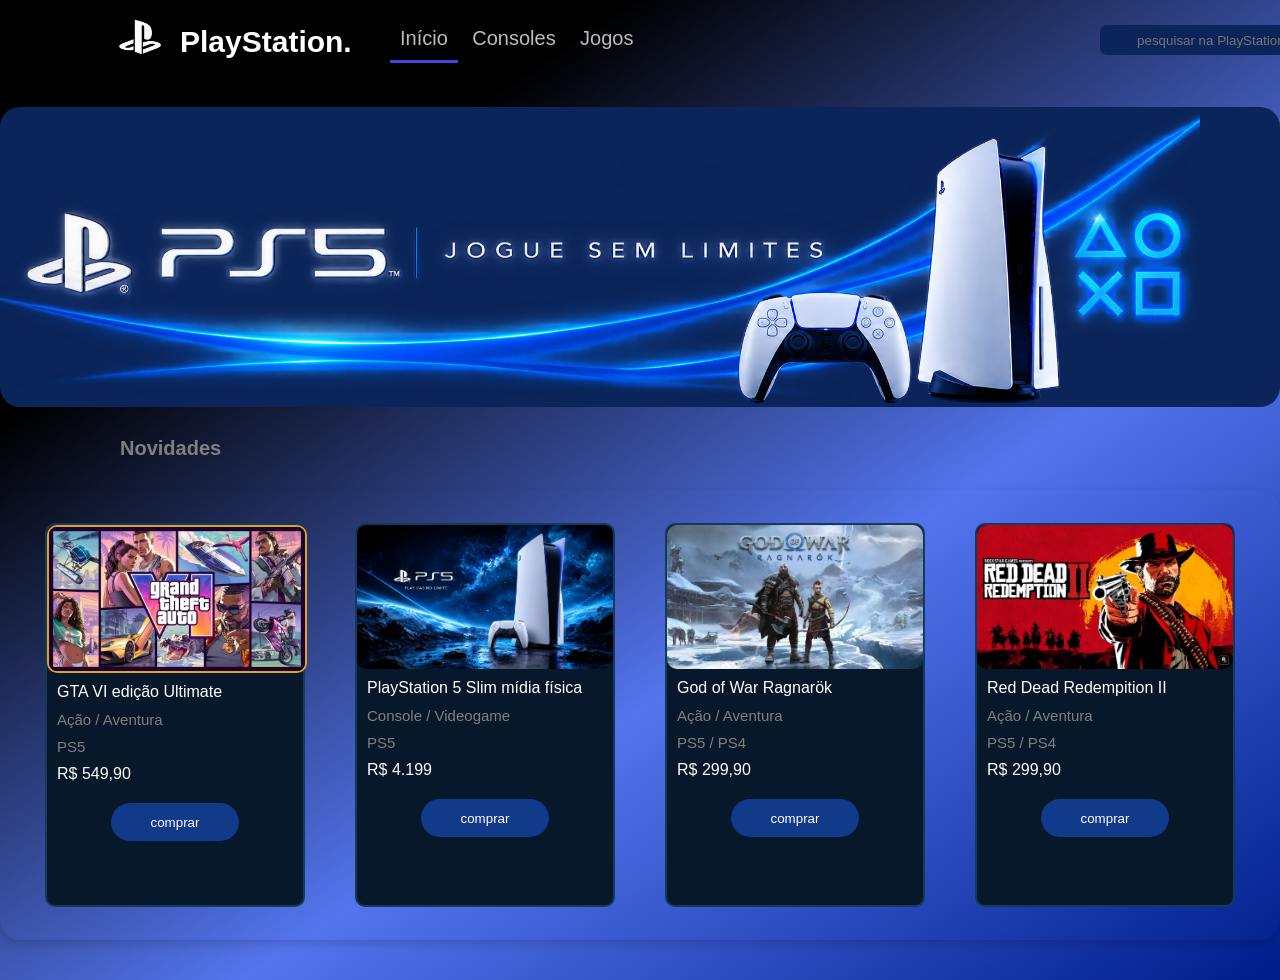
<file: index.html>
<html>
    <head>
        <title>Home</title>
        <meta charset="UTF-8">
        <link rel="stylesheet" href="css/style.css">
    </head>

    <body>

        <div class="cabesario">

            <div class="logo">
                <img src="img/download.png" alt="">
                <h3>PlayStation.</h3>
            </div>

                <div id="container">
                    <nav>
                        <ul>
                            <li> <a class="princ" href="index.html">Início</a> </li>
                            <li> <a href="sobre.html">Consoles</a></li>
                            <li> <a href="contatos.html">Jogos</a></li>
                        </ul>
                    </nav>
        
                </div>
            
                    
                    <input type="text" placeholder="pesquisar na PlayStation store"> 
                
                    <img class="barras" src="img/barra-de-menu.png" alt="">
                    <img class="cart" src="img/carrinho-de-compras.png" alt="">
                    <img class="usuario" src="img/do-utilizador.png" alt="" >
        </div>
        

        <div class="inicio">
            <img  src="img/fundo-ps5.png" alt="">
        </div>
        

        <h4>Novidades</h4>
        <div class="consoles">
        
            
            <div class="botao" id="botao1">
                <img src="img/0317a5f2bf632fc46cfab3cc1acbd320.jpg" alt="imagem gta6">
                <p>GTA VI edição Ultimate</p>
                <p class="tipo"> Ação / Aventura</p>
                <p class="tipo">PS5</p>
                <p>R$ 549,90</p>
                <button>
                    comprar
                </button>
            </div>

            <div class="botao" id="botao2">
                <img src="img/ps5.jpg" alt="">
                <p>PlayStation 5 Slim mídia física</p>
                <p class="tipo">Console / Videogame</p>
                <p class="tipo">PS5</p>
                <p>R$ 4.199</p>
                <button>
                    comprar
                </button>
            </div>
            

            <div class="botao" id="botao3">
                <img src="img/kratos.jpg" alt="">
                <p>God of War Ragnarök</p>
                <p class="tipo">Ação / Aventura</p>
                <p class="tipo">PS5 / PS4</p>
                <p>R$ 299,90</p>
                <button>
                    comprar
                </button>
            </div>

            

            <div class="botao" id="botao4">
                <img src="img/red dead.jpg" alt="">
                <p>Red Dead Redempition II</p>
                <p class="tipo">Ação / Aventura</p>
                <p class="tipo">PS5 / PS4</p>
                <p>R$ 299,90</p>
                 <button>
                    comprar
                </button>
            </div>
            
            </div>
            
        

    </body>
</html>
</file>
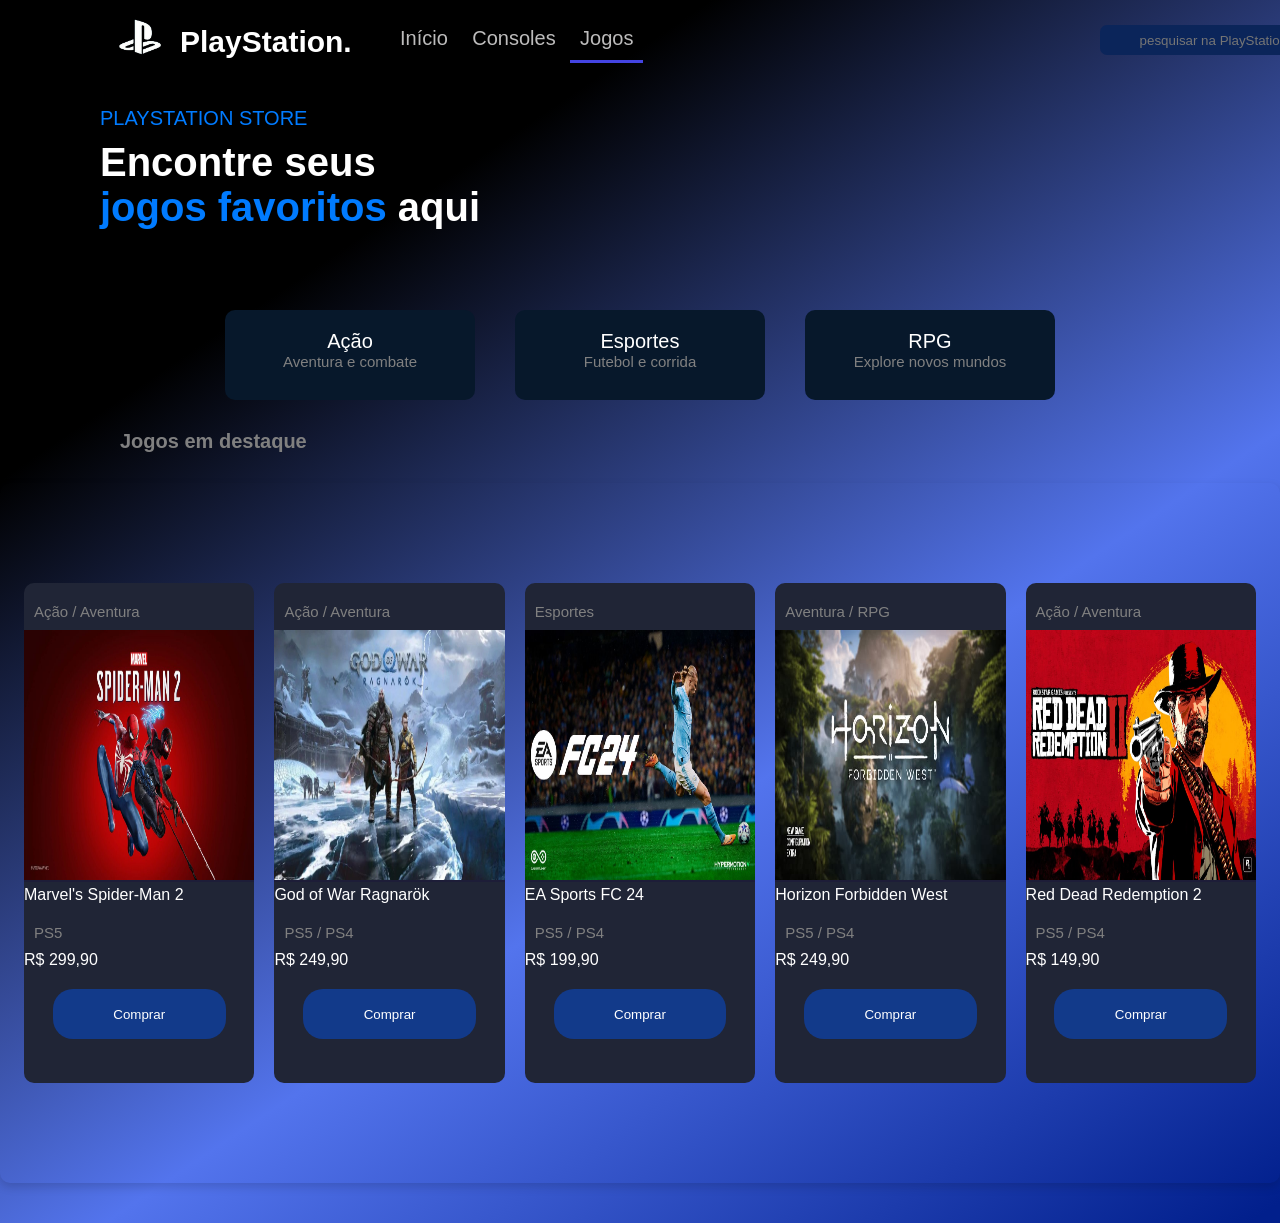
<file: contatos.html>
<!DOCTYPE html>
<html lang="pt-br">

<head>
    <title>Jogos</title>
    <meta charset="UTF-8">
    <link rel="stylesheet" href="css/style.css">
</head>

<body>

    <div class="rodape">

        <div class="logo">
            <img src="img/download.png" alt="">
            <h3>PlayStation.</h3>
        </div>

        <div id="container">
            <nav>
                <ul>
                    <li><a href="index.html">Início</a></li>
                    <li><a href="sobre.html">Consoles</a></li>
                    <li><a class="cont" href="jogos.html">Jogos</a></li>
                </ul>
            </nav>
        </div>

        <input type="text" placeholder="pesquisar na PlayStation store">

        <img class="barras" src="img/barra-de-menu.png" alt="">
        <img class="cart" src="img/carrinho-de-compras.png" alt="">
        <img class="usuario" src="img/do-utilizador.png" alt="">

    </div>

    <h3 class="pss">PLAYSTATION STORE</h3>

    <p class="desc">
        Encontre seus <br>
        <span style="color: #007BFF;">jogos favoritos</span> aqui
    </p>

    <div class="box">

        <div>
            <p class="titule">Ação</p>
            <p class="info">Aventura e combate</p>
        </div>

        <div class="controles">
            <p class="titule">Esportes</p>
            <p class="info">Futebol e corrida</p>
        </div>

        <div>
            <p class="titule">RPG</p>
            <p class="info">Explore novos mundos</p>
        </div>

    </div>

    <h4>Jogos em destaque</h4>

    <div class="pai">

        <div class="bloco" id="bloco1">
            <p class="tipo">Ação / Aventura</p>
            <img src="img/spiderman.jpg" alt="Marvel's Spider-Man 2">
            <p class="tilte">Marvel's Spider-Man 2</p>
            <p class="tipo">PS5</p>
            <p class="tilte">R$ 299,90</p>
            <button>Comprar</button>
        </div>

        <div class="bloco">
            <p class="tipo">Ação / Aventura</p>
            <img src="img/god.jpg" alt="God of War Ragnarök">
            <p class="tilte">God of War Ragnarök</p>
            <p class="tipo">PS5 / PS4</p>
            <p class="tilte">R$ 249,90</p>
            <button>Comprar</button>
        </div>

        <div class="bloco">
            <p class="tipo">Esportes</p>
            <img src="img/fc24.jpg" alt="EA Sports FC 24">
            <p class="tilte">EA Sports FC 24</p>
            <p class="tipo">PS5 / PS4</p>
            <p class="tilte">R$ 199,90</p>
            <button>Comprar</button>
        </div>

        <div class="bloco">
            <p class="tipo">Aventura / RPG</p>
            <img src="img/horizon.jpg" alt="Horizon Forbidden West">
            <p class="tilte">Horizon Forbidden West</p>
            <p class="tipo">PS5 / PS4</p>
            <p class="tilte">R$ 249,90</p>
            <button>Comprar</button>
        </div>

        <div class="bloco">
            <p class="tipo">Ação / Aventura</p>
            <img src="img/red dead.jpg" alt="Red Dead Redemption 2">
            <p class="tilte">Red Dead Redemption 2</p>
            <p class="tipo">PS5 / PS4</p>
            <p class="tilte">R$ 149,90</p>
            <button>Comprar</button>
        </div>

    </div>

    
</body>
</html>
</file>
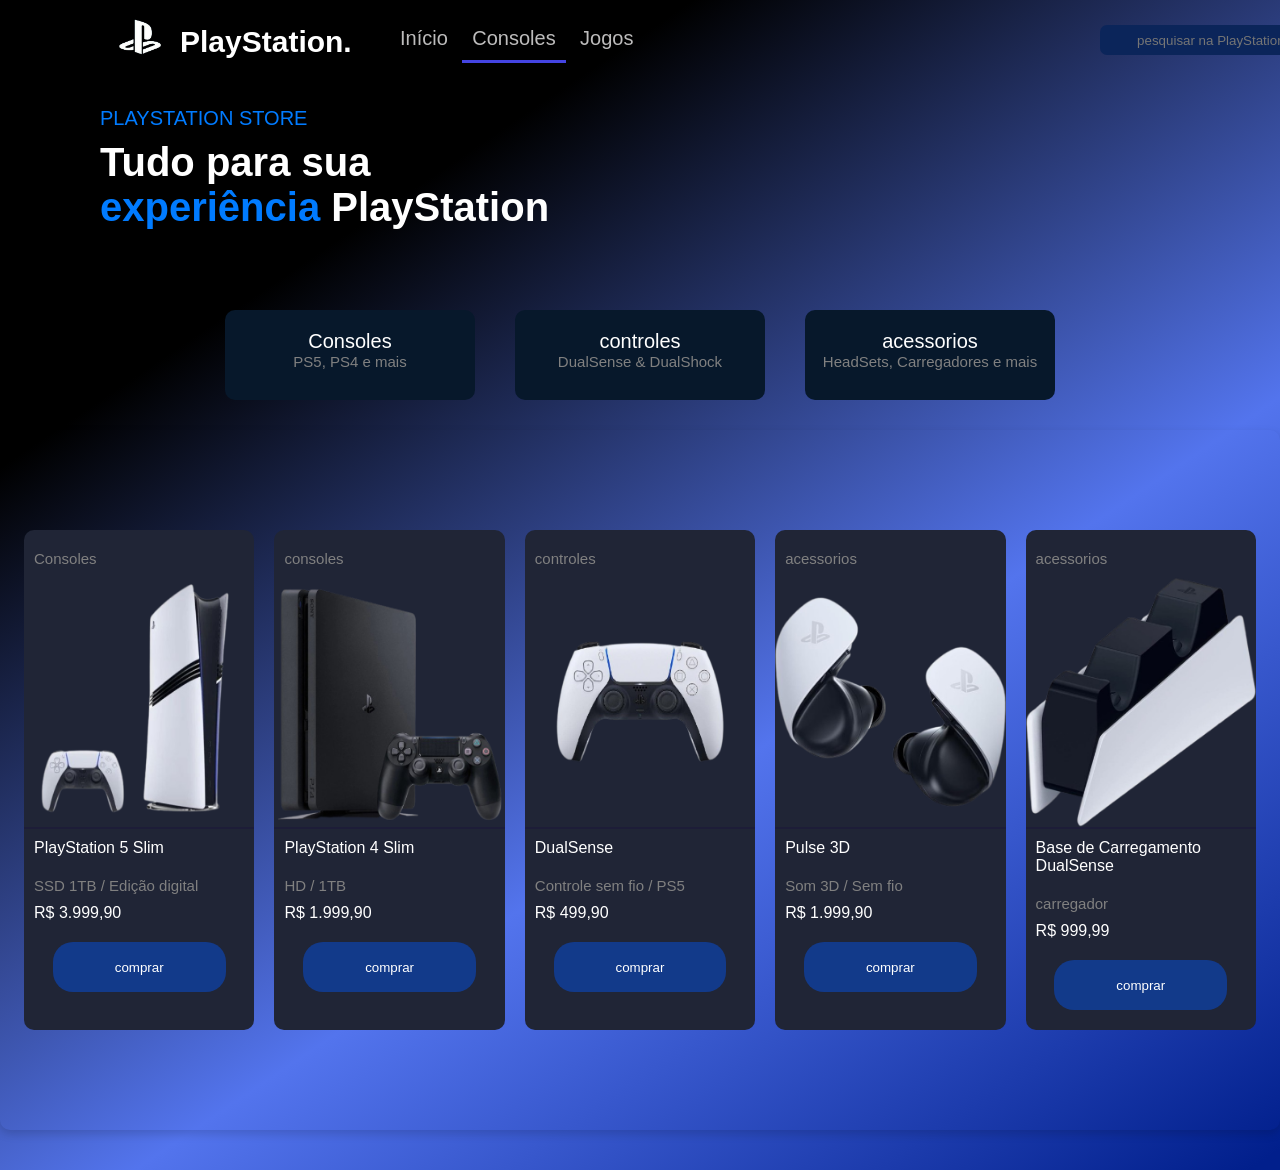
<file: sobre.html>
<html>
    <head>
        <title>Consoles</title>
        <meta charset="UTF-8">
        <link rel="stylesheet" href="css/style.css">
    </head>

    <body>
<div class="rodape">

            <div class="logo">
                <img src="img/download.png" alt="">
                <h3>PlayStation.</h3>
            </div>

                <div id="container">
                    <nav>
                        <ul>
                            <li> <a href="index.html">Início</a> </li>
                            <li> <a class="sobre" href="sobre.html">Consoles</a></li>
                            <li> <a href="contatos.html">Jogos</a></li>
                        </ul>
                    </nav>
        
                </div>
            
                    
                    <input type="text" placeholder="pesquisar na PlayStation store"> 
                
                    <img class="barras" src="img/barra-de-menu.png" alt="">
                    <img class="cart" src="img/carrinho-de-compras.png" alt="">
                    <img class="usuario" src="img/do-utilizador.png" alt="" >
        </div>

        <h3 class="pss">PLAYSTATION STORE</h3>
        <p class="desc">Tudo para sua <br> <span style="color: #007BFF;">experiência</span> PlayStation</p>

        <div class="box">

            <div class="video">
                <p class="titule">Consoles</p>
                <p class="info">PS5, PS4 e mais</p>
            </div>
            
            <div class="controles">
                <p class="titule" >controles</p>
                <p class="info">DualSense & DualShock</p>
            </div>

            <div class="acessorios">
                <p class="titule">acessorios</p>
                <p class="info">HeadSets, Carregadores e mais </p>

            </div>

        
        </div>

        <div class="pai">
            <div class="bloco" id="bloco1">
                <p class="tipo">Consoles</p>
                <img src="img/PLAYSTATION.jpg" alt="">
                <p class="tilte">PlayStation 5 Slim</p>
                <p class="tipo">SSD 1TB / Edição digital</p>
                <p class="tilte">R$ 3.999,90</p>
                <button>
                    comprar
                </button>
            </div>

            <div class="bloco">
                <p class="tipo">consoles</p>
                <img src="img/PS4.jpg" alt="">
                <p class="tilte">PlayStation 4 Slim</p>
                <p class="tipo">HD / 1TB</p>
                <p class="tilte">R$ 1.999,90</p>

                <button>
                    comprar
                </button>
            </div>

            <div class="bloco">
                <p class="tipo">controles</p>
                <img src="img/controle.jpg" alt="">
                <p class="tilte">DualSense</p>
                <p class="tipo">Controle sem fio / PS5</p>
                <p class="tilte">R$ 499,90</p>

                <button>
                    comprar
                </button>
            </div>

            <div class="bloco">
                <p class="tipo">acessorios</p>
                <img src="img/fone.png" alt="">
                <p class="tilte">Pulse 3D</p>
                <p class="tipo">Som 3D / Sem fio</p>
                <p class="tilte">R$ 1.999,90</p>

                <button>
                    comprar
                </button>
            </div>

            <div class="bloco">
                <p class="tipo">acessorios</p>
                <img src="img/suporte.jpg" alt="">
                <p class="tilte">Base de Carregamento DualSense</p>
                <p class="tipo">carregador </p>
                <p class="tilte">R$ 999,99</p>

                <button>
                    comprar
                </button>
            </div>
        </div>


        
        

    </body>
</html>
</file>
<file: css/style.css>
*{
    margin: 0;
    padding: 0;
    list-style: none;
}

body{
    background: #000000;
    background: linear-gradient(146deg, rgba(0, 0, 0, 1) 23%, rgba(83, 116, 237, 1) 62%, rgba(1, 31, 140, 1) 99%);
    color: white;
    font-family: 'Poppins', sans-serif;
    margin-bottom: 40px;
}



#container {
    max-width: 1000px;
    margin: 0 auto;

}

nav ul {
    border-radius: 20px;
    height: 90px;
    margin-top: -63px;
    margin-left: 250px;

}

nav ul li{
    display: inline-block;
    
}

nav ul li a{
    display: block;
    color: rgb(189, 188, 188);
    font-size: 20px;
    padding: 10px;
    text-decoration: none;
}

h1{
    
    color: #Fff;
}

.princ{
    border-bottom: 3px solid rgb(68, 68, 226);
}

.sobre{
    border-bottom: 3px solid rgb(68, 68, 226);
}

.cont{
    border-bottom: 3px solid rgb(68, 68, 226);
}

.logo{
    display: flex;
    margin-left: 100px;
}

.logo img{
    width: 80px;
}

.logo h3{
    font-size: 30px;
    margin-top: 25px;
}

input{
    position: absolute;
    margin-left: 1100px;
    width: 250px;
    height: 30px;
    border-radius: 7px;
    padding-left: 5px;
    background-color: #0B255A;
    border: none;
    color: white;
    top: 25px;
    text-align: center;
}

.barras{
    position: absolute;
    top: 25px;
    left: 1600px;
    width: 30px;
    color: white;
    cursor: pointer;
}

.cart{
    position: absolute;
    top: 25px;
    left: 1530px;
    width: 30px;
    cursor: pointer;
}

.usuario{
    position: absolute;
    top: 25px;
    left: 1470px;
    width: 30px;
    color: white;
    cursor: pointer;
}

.inicio{
    border-radius: 20px;
    height: 300px;
    margin: 0 auto;
    background-color: #0B255A;
    display: block;
    justify-self: center;
    margin-bottom: 30px;
}

.inicio img{
    height: 450px;
    margin-top: -65px;
}

.consoles{
    display: flex;
    max-width: 1400px;
    height: 450px;
    justify-content: center;
    margin: 0 auto;
    background-color: transparent;
    box-shadow: 0px 4px 10px rgba(0, 0, 0, 0.15);
    align-items: center;
    border-radius: 20px;
}

.botao{
    width: 20%;
    background-color: #07182B;
    height: 380px;
    margin-right: 50px;
    border-radius: 10px;
    display: block;
    text-align: center;
    border: 2px solid #123A5A;
}

h4{
    margin-left: 120px;
    margin-bottom: 30px;
    color: gray;
    font-size: 20px;
}

.botao img{
    width: 100%;
    border: 2px solid #DAA520;
    border-radius: 10px;
}

.botao button{
    width: 50%;
    text-align: center;
    height: 10%;
    margin-top: 20px;
    border-radius: 20px;
    color: white;
    background-color: #123a8a;
    border: none;
}

.botao p{
    padding-top: 10px;
    text-align: start;
    margin-left: 10px;
}

.tipo{
    color:gray;
    font-size: 15px;
}

#botao2 img{
    border: none;
}

#botao3 img{
    width: 100%;
    border: none;
}

#botao4 img{
    width: 100%;
    border: none;
}

#botao4{
    margin-right: 0px;
}

.pss{
    color: #007BFF;
    margin-left: 100px;
    font-weight: 400;
    font-size: 20px;
    margin-bottom: 10px;
}

.desc{
    font-weight: 700;
    margin-left: 100px;
    font-size: 40px;
}

.box{
    margin: 0 auto;
    max-width: 1000px;
    margin-top: 50px;
    height: 150px;
    display: flex   ;
    justify-content: center;
    align-items: center;
    
}

.box div{
    width: 25%;
    height: 70px;
    text-align: center;
    border-radius: 10px;
    padding-top: 20px;
    background-color: #07182B;
    border: none;
}

.controles{
    margin-left: 40px;
    margin-right: 40px;
}

.info{
    color: gray;
    font-size: 15px;
    font: 400;
}

.titule{
    font: 400;
    font-size: 20px;
}

.pai{
    display: flex;
    max-width: 1800px;
    height: 700px;
    margin: 0 auto;
    justify-content: center;
    align-items: center;
    box-shadow: 0px 4px 10px rgba(0, 0, 0, 0.15);
    border-radius: 10px;
}

.bloco{
    margin-left: 20px;
    width: 18%;
    text-align: center;
    height: 500px;
    background-color: rgb(32, 37, 54);
    border-radius: 10px;
}

.bloco .tipo{
    text-align: start;
    color: gray;
    font-size: 15px;
    margin-left: 10px;
    padding-top: 10px;
    margin-bottom: 10px;
}

.bloco img{
    width: 100%;
    height: 250px;
    border-bottom: 2px solid rgb(29, 29, 56);
}

#bloco1{
    margin-left: 0px;
}

.tilte{
    text-align: start;
    margin: 10 0 0 10;
    font: 400;
}

.bloco .tipo{
    margin-top: 10px;
}

.bloco button{
    width: 75%;
    text-align: center;
    height: 10%;
    margin-top: 20px;
    border-radius: 20px;
    color: white;
    background-color: #123a8a;
    border: none;
}





.jogos-titulo {
    margin-left: 100px;
    margin-top: 50px;
    margin-bottom: 40px;
}

.jogos-titulo p {
    color: #007BFF;
    font-size: 20px;
    margin-bottom: 10px;
}

.jogos-titulo h1 {
    font-size: 40px;
}


.jogos-categorias {
    display: flex;
    justify-content: center;
    gap: 30px;
    margin: 0 auto 60px;
    max-width: 1000px;
}

.jogos-categorias div {
    width: 25%;
    height: 90px;
    padding-top: 20px;
    text-align: center;
    border-radius: 10px;
    background-color: #07182B;
    border: 1px solid #123A5A;
}

.jogos-categorias p {
    color: gray;
    font-size: 14px;
    margin-top: 5px;
    margin-right: 10px;
}


.jogos-lista {
    display: flex;
    max-width: 1400px;
    margin: 0 auto;
    justify-content: center;
    align-items: center;
    flex-wrap: wrap;
    gap: 25px;
}

.jogos-card {
    width: 220px;
    height: 400px;
    background-color: #07182B;
    border: 2px solid #123A5A;
    border-radius: 10px;
    text-align: center;
    overflow: hidden;
}

.jogos-card img {
    width: 100%;
    height: 230px;
    object-fit: cover;
    border-bottom: 2px solid #123A5A;
}

.jogos-card p {
    text-align: start;
    margin-left: 10px;
    padding-top: 8px;
}

.jogos-card .tipo {
    color: gray;
    font-size: 14px;
}

.jogos-card .preco {
    color: #007BFF;
    font-size: 19px;
    font-weight: bold;
    margin-left: 10px;
}

.jogos-card button {
    width: 85%;
    height: 35px;
    margin-top: 10px;
    border-radius: 20px;
    color: white;
    background-color: #123a8a;
    border: none;
    cursor: pointer;
}
</file>
